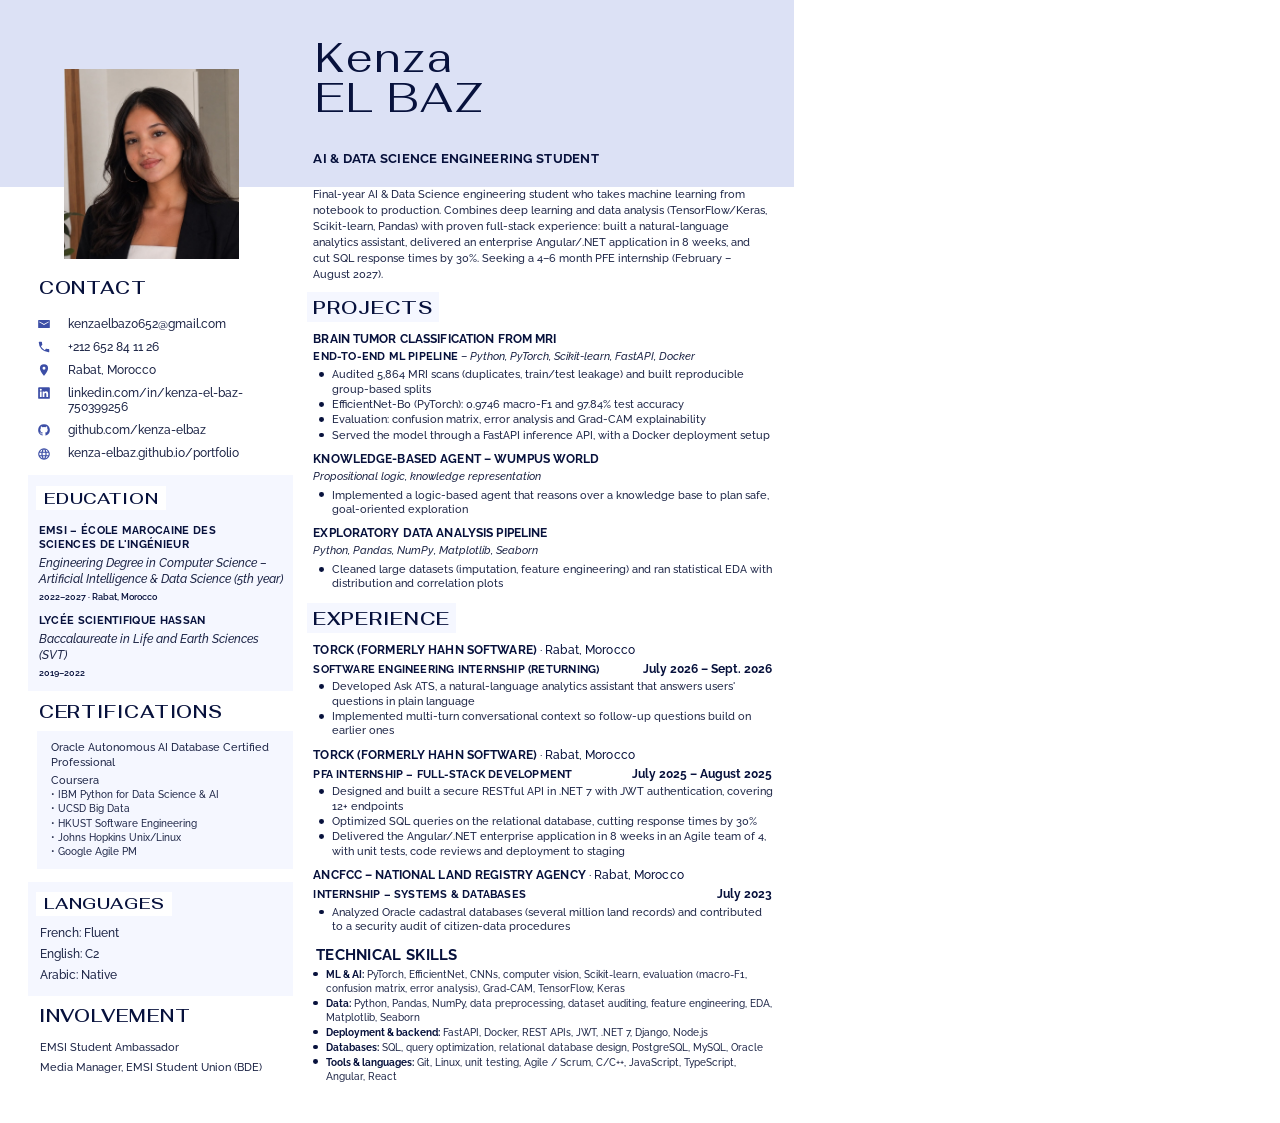
<file: cv/cv-en.html>
<!doctype html>
<html lang="en">
<head>
<meta charset="utf-8" />
<title>Kenza El Baz — CV (English)</title>
<link rel="stylesheet" href="fonts.css" />
<style>
  @page { size: A4; margin: 0; }
  :root { --ink: #07113c; --body: #1f2748; --band: #dce1f5; --soft: #f5f7ff; --icon: #3c4ea6; }
  * { box-sizing: border-box; margin: 0; padding: 0; }
  html, body { width: 595.28pt; height: 841.89pt; }
  body {
    position: relative; overflow: hidden;
    font-family: "Raleway", sans-serif; font-weight: 500; color: var(--body);
    -webkit-print-color-adjust: exact; print-color-adjust: exact;
  }
  a { color: inherit; text-decoration: none; }
  b, strong { font-weight: 700; color: var(--ink); }

  /* ---------- Header ---------- */
  .band { position: absolute; inset: 0 0 auto 0; height: 140pt; background: var(--band); }
  .photo { position: absolute; left: 48pt; top: 52pt; width: 131pt; height: 142pt; object-fit: cover; }
  .name {
    position: absolute; left: 236pt; top: 27.5pt;
    font-family: "Fahkwang", serif; font-weight: 400; font-size: 31.5pt; line-height: 30pt;
    letter-spacing: .045em; color: var(--ink);
  }
  .role {
    position: absolute; left: 235pt; top: 113.5pt;
    font-weight: 700; font-size: 9.6pt; letter-spacing: .02em; color: var(--ink);
  }
  .summary {
    position: absolute; left: 235pt; top: 140pt; width: 342pt;
    font-size: 8.25pt; line-height: 12pt;
  }

  /* ---------- Columns ---------- */
  .left { position: absolute; left: 21pt; top: 208pt; width: 199pt; }
  .right { position: absolute; left: 230pt; top: 219pt; width: 352pt; }

  .h {
    font-family: "Fahkwang", serif; font-weight: 600; font-size: 13.4pt; letter-spacing: .05em;
    color: var(--ink); line-height: 1.25; text-transform: uppercase;
  }
  .h--plain { padding-left: 8pt; }
  .box { background: var(--soft); padding: 8pt 8pt 10pt; }
  .box .chip { display: inline-block; background: #fff; padding: 2pt 6pt 1pt; margin-left: -2pt; font-size: 12.2pt; }
  .h--right { display: inline-block; background: var(--soft); padding: 3pt 5pt 2pt; font-size: 14pt; }

  /* Contact */
  .contact { list-style: none; margin: 13pt 0 0 7pt; display: flex; flex-direction: column; gap: 6.6pt; font-size: 8.9pt; line-height: 10.6pt; }
  .contact li { display: grid; grid-template-columns: 23pt 1fr; align-items: start; }
  .contact svg { width: 10.5pt; height: 10.5pt; fill: var(--icon); margin-top: .2pt; }
  .contact .wrap { max-width: 150pt; word-break: break-all; }

  /* Education */
  .edu-title { font-weight: 700; font-size: 7.9pt; line-height: 10.5pt; letter-spacing: .03em; color: var(--ink); text-transform: uppercase; margin-top: 10pt; padding-left: 0; }
  .edu-deg { font-style: italic; font-size: 8.8pt; line-height: 12pt; margin-top: 3pt; }
  .edu-when { font-weight: 600; font-size: 6.9pt; margin-top: 3pt; color: var(--ink); }
  .edu-block + .edu-block .edu-title { margin-top: 8pt; }

  /* Certifications */
  .certs { margin-top: 6pt; padding: 7pt 3pt 7pt 10.5pt; font-size: 8pt; line-height: 11pt; }
  .certs ul { list-style: none; font-size: 7.3pt; line-height: 10.8pt; }
  .certs ul li::before { content: "• "; }
  .certs p + p { margin-top: 2.5pt; }

  /* Languages */
  .langs { list-style: none; margin-top: 5pt; font-size: 8.9pt; line-height: 15.9pt; padding-left: 1pt; }

  /* Involvement */
  .involve { list-style: none; margin: 8pt 0 0 8.8pt; font-size: 8.25pt; line-height: 15pt; }

  /* Right column items */
  .sec { margin-bottom: 9pt; }
  .item { margin-top: 7.5pt; padding-left: 5pt; }
  .item-title { font-weight: 700; font-size: 8.9pt; line-height: 11pt; color: var(--ink); text-transform: uppercase; letter-spacing: .01em; }
  .item-title span { font-weight: 500; text-transform: none; }
  .item-sub { font-size: 7.9pt; line-height: 12pt; margin-top: 1pt; }
  .item-sub i { font-style: italic; }
  .item-sub .caps { font-weight: 700; color: var(--ink); text-transform: uppercase; letter-spacing: .02em; }
  .item-row { display: flex; justify-content: space-between; align-items: baseline; margin-top: 3.3pt; }
  .item-row .caps { font-weight: 700; font-size: 7.9pt; color: var(--ink); text-transform: uppercase; letter-spacing: .02em; }
  .item-row .date { white-space: nowrap; font-weight: 700; font-size: 8.9pt; color: var(--ink); padding-right: 3pt; }
  .bul { list-style: none; margin-top: 2.6pt; padding-left: 14.2pt; font-size: 7.95pt; line-height: 10.85pt; }
  .bul li { position: relative; margin-bottom: .6pt; }
  .bul li::before { content: ""; position: absolute; left: -9.6pt; top: 3.7pt; width: 3.6pt; height: 3.6pt; border-radius: 50%; background: var(--ink); }

  .skills-h { font-weight: 700; font-size: 11pt; letter-spacing: .02em; color: var(--ink); text-transform: uppercase; padding-left: 7pt; margin-top: 4pt; }
  .skills { margin-top: 3pt; line-height: 10.6pt; font-size: 7.8pt; }
  .skills li { margin-bottom: .6pt; }
</style>
</head>
<body>
  <div class="band"></div>
  <img class="photo" src="photo.jpg" alt="Kenza El Baz" />
  <h1 class="name">Kenza<br />EL BAZ</h1>
  <p class="role">AI &amp; DATA SCIENCE ENGINEERING STUDENT</p>
  <p class="summary">Final-year AI &amp; Data Science engineering student who takes machine learning from notebook to production. Combines deep learning and data analysis (TensorFlow/Keras, Scikit-learn, Pandas) with proven full-stack experience: built a natural-language analytics assistant, delivered an enterprise Angular/.NET application in 8 weeks, and cut SQL response times by 30%. Seeking a 4–6 month PFE internship (February – August 2027).</p>

  <!-- ================= LEFT ================= -->
  <aside class="left">
    <h2 class="h h--plain">Contact</h2>
    <ul class="contact">
      <li><svg viewBox="0 0 24 24"><path d="M2 5h20v14H2z" fill="none"/><path d="M3 5h18a1 1 0 0 1 1 1v12a1 1 0 0 1-1 1H3a1 1 0 0 1-1-1V6a1 1 0 0 1 1-1zm9 7.2L4 7.5V9l8 4.7L20 9V7.5z"/></svg><a href="mailto:kenzaelbaz0652@gmail.com">kenzaelbaz0652@gmail.com</a></li>
      <li><svg viewBox="0 0 24 24"><path d="M6.6 10.8a15.1 15.1 0 0 0 6.6 6.6l2.2-2.2a1 1 0 0 1 1-.25 11.4 11.4 0 0 0 3.6.57 1 1 0 0 1 1 1V20a1 1 0 0 1-1 1A17 17 0 0 1 3 4a1 1 0 0 1 1-1h3.5a1 1 0 0 1 1 1c0 1.25.2 2.45.57 3.57a1 1 0 0 1-.25 1z"/></svg><a href="tel:+212652841126">+212 652 84 11 26</a></li>
      <li><svg viewBox="0 0 24 24"><path d="M12 2a7 7 0 0 0-7 7c0 5.25 7 13 7 13s7-7.75 7-13a7 7 0 0 0-7-7zm0 9.5A2.5 2.5 0 1 1 12 6.5a2.5 2.5 0 0 1 0 5z"/></svg><span>Rabat, Morocco</span></li>
      <li><svg viewBox="0 0 24 24"><path d="M20.45 2H3.55A1.55 1.55 0 0 0 2 3.55v16.9A1.55 1.55 0 0 0 3.55 22h16.9A1.55 1.55 0 0 0 22 20.45V3.55A1.55 1.55 0 0 0 20.45 2zM8 19H5V9.5h3zM6.5 8.2a1.75 1.75 0 1 1 1.75-1.75A1.75 1.75 0 0 1 6.5 8.2zM19 19h-3v-4.6c0-1.1 0-2.5-1.5-2.5S12.7 13 12.7 14.3V19h-3V9.5h2.9v1.3a3.2 3.2 0 0 1 2.9-1.6c3.1 0 3.6 2 3.6 4.7z"/></svg><a class="wrap" href="https://www.linkedin.com/in/kenza-el-baz-750399256">linkedin.com/in/kenza-el-baz-<br />750399256</a></li>
      <li><svg viewBox="0 0 24 24"><path d="M12 2a10 10 0 0 0-3.16 19.49c.5.09.68-.22.68-.48v-1.7c-2.78.6-3.37-1.34-3.37-1.34a2.65 2.65 0 0 0-1.11-1.46c-.91-.62.07-.6.07-.6a2.1 2.1 0 0 1 1.53 1.03 2.13 2.13 0 0 0 2.91.83 2.14 2.14 0 0 1 .63-1.34c-2.22-.25-4.55-1.11-4.55-4.94a3.87 3.87 0 0 1 1.03-2.69 3.6 3.6 0 0 1 .1-2.65s.84-.27 2.75 1.02a9.47 9.47 0 0 1 5 0c1.91-1.29 2.75-1.02 2.75-1.02a3.6 3.6 0 0 1 .1 2.65 3.86 3.86 0 0 1 1.03 2.69c0 3.84-2.34 4.68-4.57 4.93a2.39 2.39 0 0 1 .68 1.85v2.74c0 .27.18.58.69.48A10 10 0 0 0 12 2z"/></svg><a href="https://github.com/kenza-elbaz">github.com/kenza-elbaz</a></li>
      <li><svg viewBox="0 0 24 24"><path d="M12 2a10 10 0 1 0 10 10A10 10 0 0 0 12 2zm6.9 6h-2.95a15.6 15.6 0 0 0-1.38-3.56A8 8 0 0 1 18.9 8zM12 4.04A14.1 14.1 0 0 1 13.9 8h-3.8A14.1 14.1 0 0 1 12 4.04zM4.26 14a7.8 7.8 0 0 1 0-4h3.38a16.5 16.5 0 0 0 0 4zm.82 2h2.95a15.6 15.6 0 0 0 1.38 3.56A8 8 0 0 1 5.08 16zM8.03 8H5.08a8 8 0 0 1 4.33-3.56A15.6 15.6 0 0 0 8.03 8zM12 19.96A14.1 14.1 0 0 1 10.1 16h3.8A14.1 14.1 0 0 1 12 19.96zM14.34 14H9.66a14.7 14.7 0 0 1 0-4h4.68a14.7 14.7 0 0 1 0 4zm.25 5.56A15.6 15.6 0 0 0 15.97 16h2.95a8 8 0 0 1-4.33 3.56zM16.36 14a16.5 16.5 0 0 0 0-4h3.38a7.8 7.8 0 0 1 0 4z"/></svg><a href="https://kenza-elbaz.github.io/portfolio">kenza-elbaz.github.io/portfolio</a></li>
    </ul>

    <section class="box" style="margin-top: 11pt;">
      <h2 class="h chip">Education</h2>
      <div class="edu-block">
        <p class="edu-title">EMSI – École Marocaine des<br />Sciences de l'Ingénieur</p>
        <p class="edu-deg">Engineering Degree in Computer Science – Artificial Intelligence &amp; Data Science (5th year)</p>
        <p class="edu-when">2022–2027 · Rabat, Morocco</p>
      </div>
      <div class="edu-block">
        <p class="edu-title">Lycée Scientifique Hassan</p>
        <p class="edu-deg">Baccalaureate in Life and Earth Sciences (SVT)</p>
        <p class="edu-when">2019–2022</p>
      </div>
    </section>

    <h2 class="h h--plain" style="margin-top: 7pt;">Certifications</h2>
    <section class="box certs" style="margin-left: 7pt;">
      <p>Oracle Autonomous AI Database Certified Professional</p>
      <p>Coursera</p>
      <ul>
        <li>IBM Python for Data Science &amp; AI</li>
        <li>UCSD Big Data</li>
        <li>HKUST Software Engineering</li>
        <li>Johns Hopkins Unix/Linux</li>
        <li>Google Agile PM</li>
      </ul>
    </section>

    <section class="box" style="margin-top: 10pt; padding-top: 7pt; padding-bottom: 7pt;">
      <h2 class="h chip">Languages</h2>
      <ul class="langs">
        <li>French: Fluent</li>
        <li>English: C2</li>
        <li>Arabic: Native</li>
      </ul>
    </section>

    <h2 class="h h--plain" style="margin-top: 7pt;">Involvement</h2>
    <ul class="involve">
      <li>EMSI Student Ambassador</li>
      <li>Media Manager, EMSI Student Union (BDE)</li>
    </ul>
  </aside>

  <!-- ================= RIGHT ================= -->
  <main class="right">
    <section class="sec">
      <h2 class="h h--right">Projects</h2>

      <div class="item">
        <p class="item-title">Brain Tumor Classification from MRI</p>
        <p class="item-sub"><span class="caps">End-to-end ML pipeline</span> – <i>Python, PyTorch, Scikit-learn, FastAPI, Docker</i></p>
        <ul class="bul">
          <li>Audited 5,864 MRI scans (duplicates, train/test leakage) and built reproducible group-based splits</li>
          <li>EfficientNet-B0 (PyTorch): 0.9746 macro-F1 and 97.84% test accuracy</li>
          <li>Evaluation: confusion matrix, error analysis and Grad-CAM explainability</li>
          <li>Served the model through a FastAPI inference API, with a Docker deployment setup</li>
        </ul>
      </div>

      <div class="item">
        <p class="item-title">Knowledge-Based Agent – Wumpus World</p>
        <p class="item-sub"><i>Propositional logic, knowledge representation</i></p>
        <ul class="bul">
          <li>Implemented a logic-based agent that reasons over a knowledge base to plan safe, goal-oriented exploration</li>
        </ul>
      </div>

      <div class="item">
        <p class="item-title">Exploratory Data Analysis Pipeline</p>
        <p class="item-sub"><i>Python, Pandas, NumPy, Matplotlib, Seaborn</i></p>
        <ul class="bul">
          <li>Cleaned large datasets (imputation, feature engineering) and ran statistical EDA with distribution and correlation plots</li>
        </ul>
      </div>
    </section>

    <section class="sec">
      <h2 class="h h--right">Experience</h2>

      <div class="item">
        <p class="item-title">Torck (formerly Hahn Software) <span>· Rabat, Morocco</span></p>
        <div class="item-row"><span class="caps">Software Engineering Internship (returning)</span><span class="date">July 2026 – Sept. 2026</span></div>
        <ul class="bul">
          <li>Developed Ask ATS, a natural-language analytics assistant that answers users' questions in plain language</li>
          <li>Implemented multi-turn conversational context so follow-up questions build on earlier ones</li>
        </ul>
      </div>

      <div class="item">
        <p class="item-title">Torck (formerly Hahn Software) <span>· Rabat, Morocco</span></p>
        <div class="item-row"><span class="caps">PFA Internship – Full-Stack Development</span><span class="date">July 2025 – August 2025</span></div>
        <ul class="bul">
          <li>Designed and built a secure RESTful API in .NET 7 with JWT authentication, covering 12+ endpoints</li>
          <li>Optimized SQL queries on the relational database, cutting response times by 30%</li>
          <li>Delivered the Angular/.NET enterprise application in 8 weeks in an Agile team of 4, with unit tests, code reviews and deployment to staging</li>
        </ul>
      </div>

      <div class="item">
        <p class="item-title">ANCFCC – National Land Registry Agency <span>· Rabat, Morocco</span></p>
        <div class="item-row"><span class="caps">Internship – Systems &amp; Databases</span><span class="date">July 2023</span></div>
        <ul class="bul">
          <li>Analyzed Oracle cadastral databases (several million land records) and contributed to a security audit of citizen-data procedures</li>
        </ul>
      </div>
    </section>

    <h2 class="skills-h">Technical Skills</h2>
    <ul class="bul skills">
      <li><b>ML &amp; AI:</b> PyTorch, EfficientNet, CNNs, computer vision, Scikit-learn, evaluation (macro-F1, confusion matrix, error analysis), Grad-CAM, TensorFlow, Keras</li>
      <li><b>Data:</b> Python, Pandas, NumPy, data preprocessing, dataset auditing, feature engineering, EDA, Matplotlib, Seaborn</li>
      <li><b>Deployment &amp; backend:</b> FastAPI, Docker, REST APIs, JWT, .NET 7, Django, Node.js</li>
      <li><b>Databases:</b> SQL, query optimization, relational database design, PostgreSQL, MySQL, Oracle</li>
      <li><b>Tools &amp; languages:</b> Git, Linux, unit testing, Agile / Scrum, C/C++, JavaScript, TypeScript, Angular, React</li>
    </ul>
  </main>
</body>
</html>
</file>
<file: cv/fonts.css>
@font-face { font-family: 'Fahkwang'; font-style: normal; font-weight: 400; src: url(fonts/fahkwang-400-latin-ext.woff2) format('woff2'); unicode-range: U+0100-02BA, U+02BD-02C5, U+02C7-02CC, U+02CE-02D7, U+02DD-02FF, U+0304, U+0308, U+0329, U+1D00-1DBF, U+1E00-1E9F, U+1EF2-1EFF, U+2020, U+20A0-20AB, U+20AD-20C4, U+2113, U+2C60-2C7F, U+A720-A7FF; }
@font-face { font-family: 'Fahkwang'; font-style: normal; font-weight: 400; src: url(fonts/fahkwang-400-latin.woff2) format('woff2'); unicode-range: U+0000-00FF, U+0131, U+0152-0153, U+02BB-02BC, U+02C6, U+02DA, U+02DC, U+0304, U+0308, U+0329, U+2000-206F, U+20AC, U+2122, U+2191, U+2193, U+2212, U+2215, U+FEFF, U+FFFD; }
@font-face { font-family: 'Fahkwang'; font-style: normal; font-weight: 600; src: url(fonts/fahkwang-600-latin-ext.woff2) format('woff2'); unicode-range: U+0100-02BA, U+02BD-02C5, U+02C7-02CC, U+02CE-02D7, U+02DD-02FF, U+0304, U+0308, U+0329, U+1D00-1DBF, U+1E00-1E9F, U+1EF2-1EFF, U+2020, U+20A0-20AB, U+20AD-20C4, U+2113, U+2C60-2C7F, U+A720-A7FF; }
@font-face { font-family: 'Fahkwang'; font-style: normal; font-weight: 600; src: url(fonts/fahkwang-600-latin.woff2) format('woff2'); unicode-range: U+0000-00FF, U+0131, U+0152-0153, U+02BB-02BC, U+02C6, U+02DA, U+02DC, U+0304, U+0308, U+0329, U+2000-206F, U+20AC, U+2122, U+2191, U+2193, U+2212, U+2215, U+FEFF, U+FFFD; }
@font-face { font-family: 'Fahkwang'; font-style: normal; font-weight: 700; src: url(fonts/fahkwang-700-latin-ext.woff2) format('woff2'); unicode-range: U+0100-02BA, U+02BD-02C5, U+02C7-02CC, U+02CE-02D7, U+02DD-02FF, U+0304, U+0308, U+0329, U+1D00-1DBF, U+1E00-1E9F, U+1EF2-1EFF, U+2020, U+20A0-20AB, U+20AD-20C4, U+2113, U+2C60-2C7F, U+A720-A7FF; }
@font-face { font-family: 'Fahkwang'; font-style: normal; font-weight: 700; src: url(fonts/fahkwang-700-latin.woff2) format('woff2'); unicode-range: U+0000-00FF, U+0131, U+0152-0153, U+02BB-02BC, U+02C6, U+02DA, U+02DC, U+0304, U+0308, U+0329, U+2000-206F, U+20AC, U+2122, U+2191, U+2193, U+2212, U+2215, U+FEFF, U+FFFD; }
@font-face { font-family: 'Raleway'; font-style: italic; font-weight: 500; src: url(fonts/raleway-500i-latin-ext.woff2) format('woff2'); unicode-range: U+0100-02BA, U+02BD-02C5, U+02C7-02CC, U+02CE-02D7, U+02DD-02FF, U+0304, U+0308, U+0329, U+1D00-1DBF, U+1E00-1E9F, U+1EF2-1EFF, U+2020, U+20A0-20AB, U+20AD-20C4, U+2113, U+2C60-2C7F, U+A720-A7FF; }
@font-face { font-family: 'Raleway'; font-style: italic; font-weight: 500; src: url(fonts/raleway-500i-latin.woff2) format('woff2'); unicode-range: U+0000-00FF, U+0131, U+0152-0153, U+02BB-02BC, U+02C6, U+02DA, U+02DC, U+0304, U+0308, U+0329, U+2000-206F, U+20AC, U+2122, U+2191, U+2193, U+2212, U+2215, U+FEFF, U+FFFD; }
@font-face { font-family: 'Raleway'; font-style: normal; font-weight: 500; src: url(fonts/raleway-500-latin-ext.woff2) format('woff2'); unicode-range: U+0100-02BA, U+02BD-02C5, U+02C7-02CC, U+02CE-02D7, U+02DD-02FF, U+0304, U+0308, U+0329, U+1D00-1DBF, U+1E00-1E9F, U+1EF2-1EFF, U+2020, U+20A0-20AB, U+20AD-20C4, U+2113, U+2C60-2C7F, U+A720-A7FF; }
@font-face { font-family: 'Raleway'; font-style: normal; font-weight: 500; src: url(fonts/raleway-500-latin.woff2) format('woff2'); unicode-range: U+0000-00FF, U+0131, U+0152-0153, U+02BB-02BC, U+02C6, U+02DA, U+02DC, U+0304, U+0308, U+0329, U+2000-206F, U+20AC, U+2122, U+2191, U+2193, U+2212, U+2215, U+FEFF, U+FFFD; }
@font-face { font-family: 'Raleway'; font-style: normal; font-weight: 600; src: url(fonts/raleway-600-latin-ext.woff2) format('woff2'); unicode-range: U+0100-02BA, U+02BD-02C5, U+02C7-02CC, U+02CE-02D7, U+02DD-02FF, U+0304, U+0308, U+0329, U+1D00-1DBF, U+1E00-1E9F, U+1EF2-1EFF, U+2020, U+20A0-20AB, U+20AD-20C4, U+2113, U+2C60-2C7F, U+A720-A7FF; }
@font-face { font-family: 'Raleway'; font-style: normal; font-weight: 600; src: url(fonts/raleway-600-latin.woff2) format('woff2'); unicode-range: U+0000-00FF, U+0131, U+0152-0153, U+02BB-02BC, U+02C6, U+02DA, U+02DC, U+0304, U+0308, U+0329, U+2000-206F, U+20AC, U+2122, U+2191, U+2193, U+2212, U+2215, U+FEFF, U+FFFD; }
@font-face { font-family: 'Raleway'; font-style: normal; font-weight: 700; src: url(fonts/raleway-700-latin-ext.woff2) format('woff2'); unicode-range: U+0100-02BA, U+02BD-02C5, U+02C7-02CC, U+02CE-02D7, U+02DD-02FF, U+0304, U+0308, U+0329, U+1D00-1DBF, U+1E00-1E9F, U+1EF2-1EFF, U+2020, U+20A0-20AB, U+20AD-20C4, U+2113, U+2C60-2C7F, U+A720-A7FF; }
@font-face { font-family: 'Raleway'; font-style: normal; font-weight: 700; src: url(fonts/raleway-700-latin.woff2) format('woff2'); unicode-range: U+0000-00FF, U+0131, U+0152-0153, U+02BB-02BC, U+02C6, U+02DA, U+02DC, U+0304, U+0308, U+0329, U+2000-206F, U+20AC, U+2122, U+2191, U+2193, U+2212, U+2215, U+FEFF, U+FFFD; }
</file>
